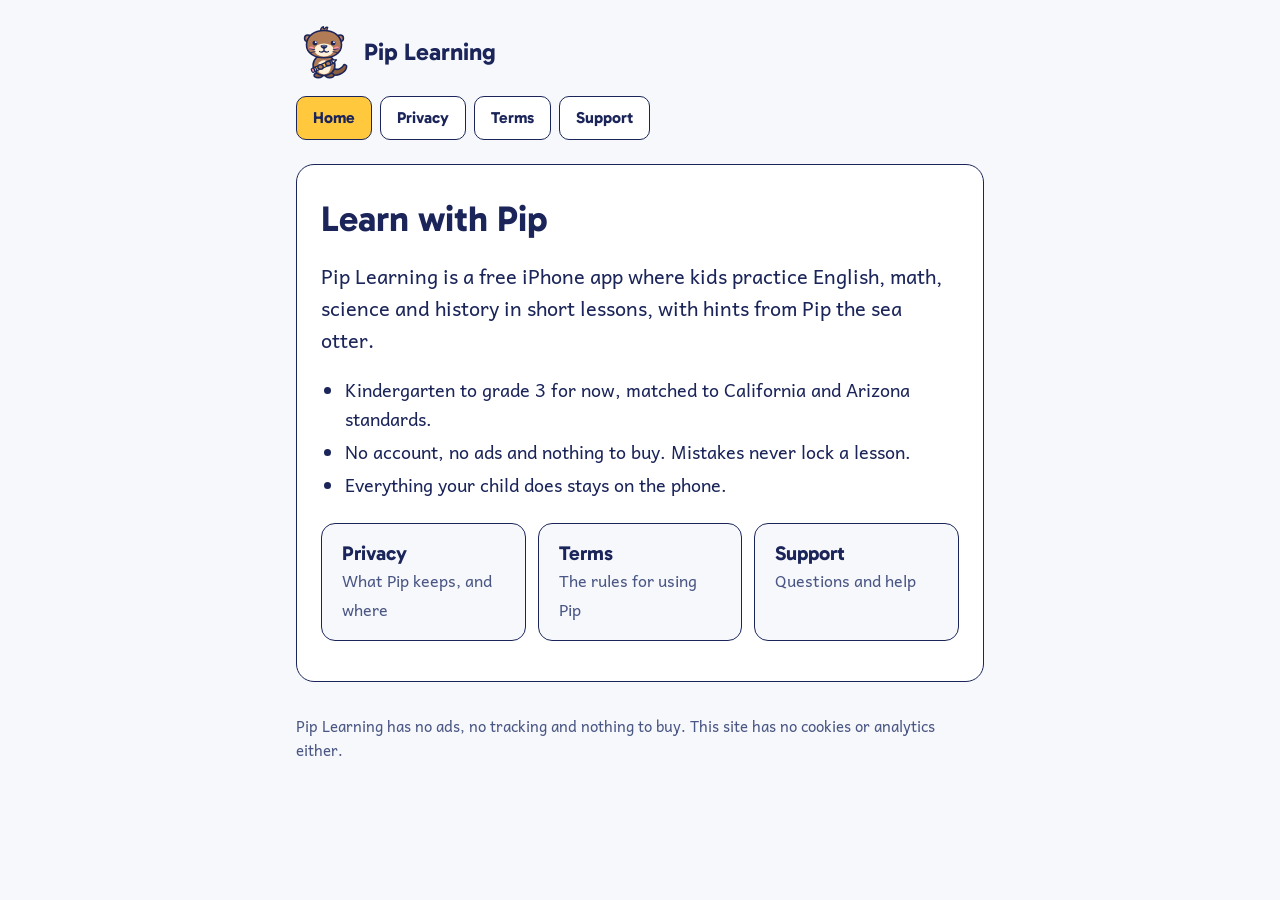
<file: docs/index.html>
<!doctype html>
<html lang="en">
<head>
  <meta charset="utf-8">
  <meta name="viewport" content="width=device-width, initial-scale=1">
  <title>Pip Learning</title>
  <meta name="description" content="Pip Learning: free practice in English, math, science and history for kids, with Pip the sea otter.">
  <meta name="referrer" content="no-referrer">
  <link rel="icon" href="assets/pip.svg" type="image/svg+xml">
  <link rel="stylesheet" href="assets/site.css">
</head>
<body>
  <div class="wrap">
    <header class="top">
      <img src="assets/pip.svg" alt="" width="56" height="56">
      <a class="home" href="./">Pip Learning</a>
    </header>
    <nav class="links" aria-label="Pages">
      <a href="./" aria-current="page">Home</a>
      <a href="privacy.html">Privacy</a>
      <a href="terms.html">Terms</a>
      <a href="support.html">Support</a>
    </nav>
    <main class="sheet">
      
      <h1>Learn with Pip</h1>
      <p class="lead">Pip Learning is a free iPhone app where kids practice English, math, science and history in short lessons, with hints from Pip the sea otter.</p>
      <ul>
        <li>Kindergarten to grade 3 for now, matched to California and Arizona standards.</li>
        <li>No account, no ads and nothing to buy. Mistakes never lock a lesson.</li>
        <li>Everything your child does stays on the phone.</li>
      </ul>
      <div class="cards">
        <a href="privacy.html"><strong>Privacy</strong><span>What Pip keeps, and where</span></a>
        <a href="terms.html"><strong>Terms</strong><span>The rules for using Pip</span></a>
        <a href="support.html"><strong>Support</strong><span>Questions and help</span></a>
      </div>
    </main>
    <footer>
      <p>Pip Learning has no ads, no tracking and nothing to buy. This site has no cookies or analytics either.</p>
    </footer>
  </div>
</body>
</html>
</file>
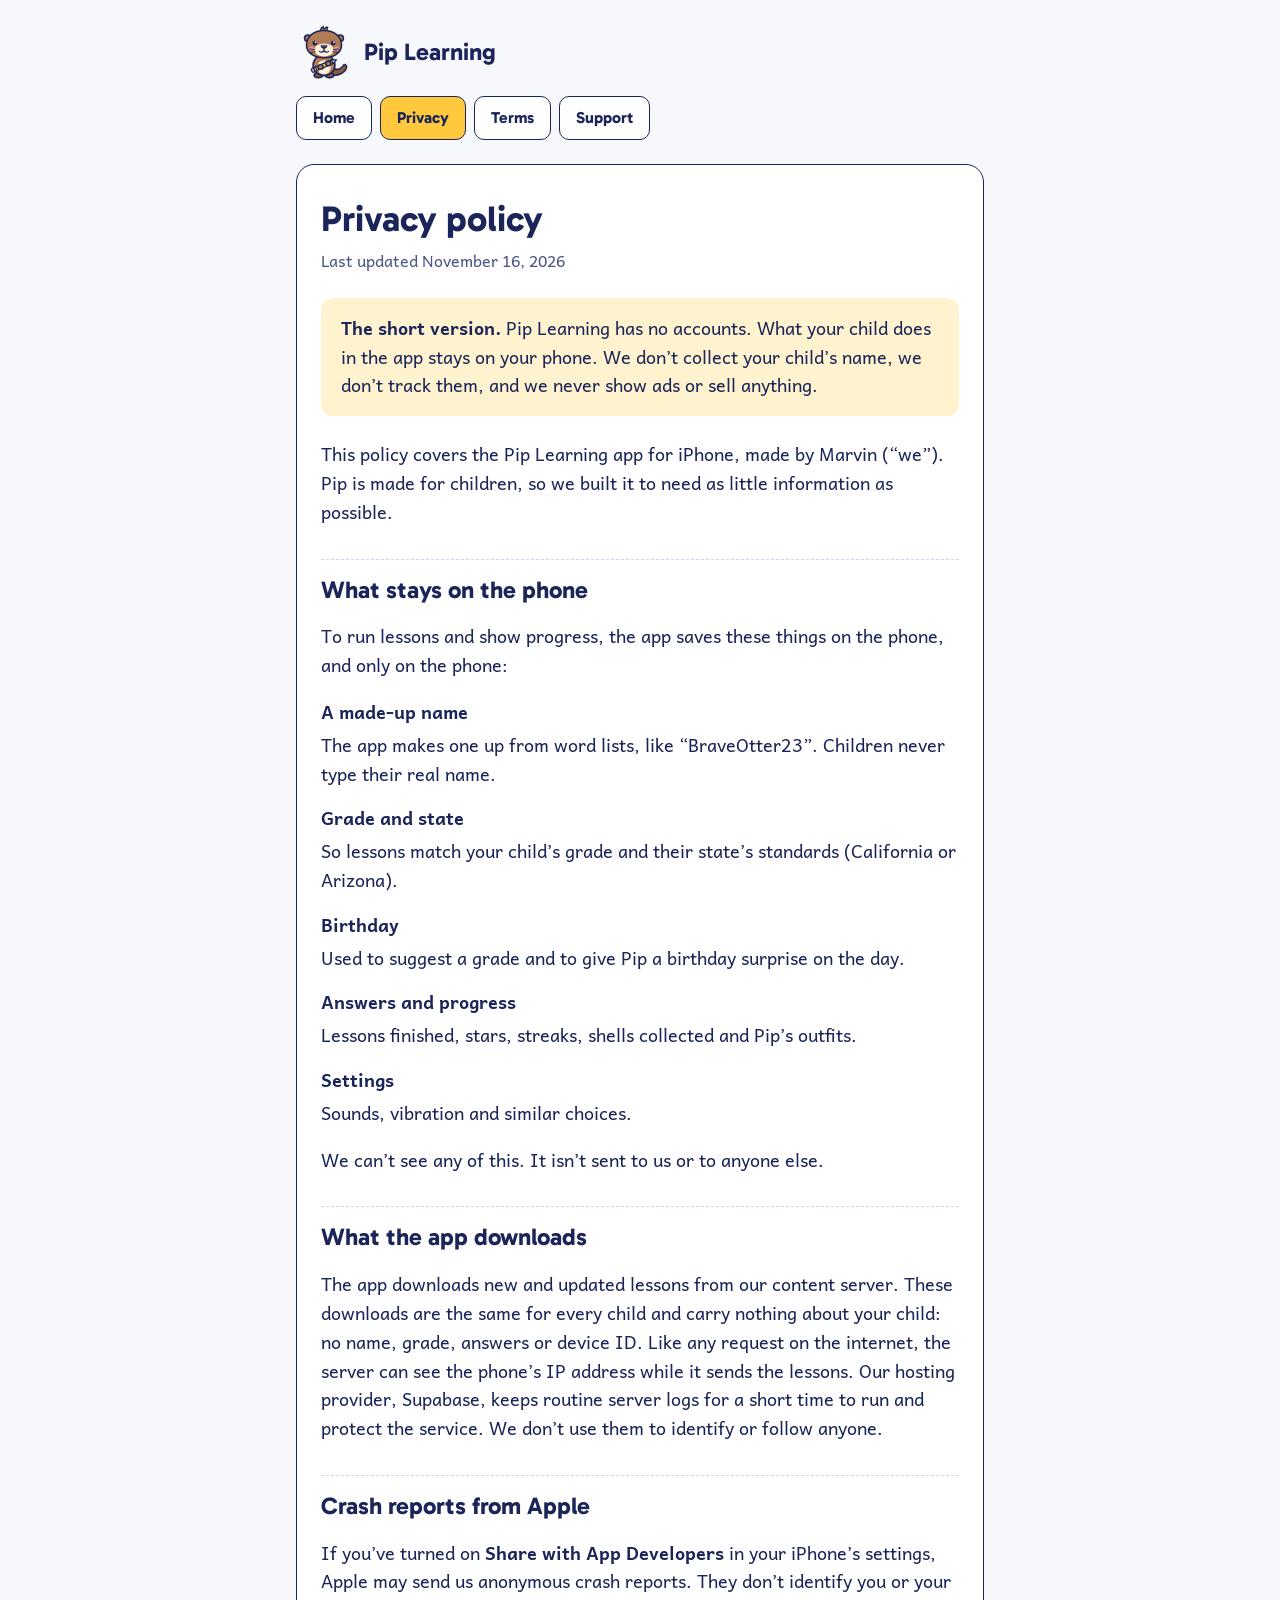
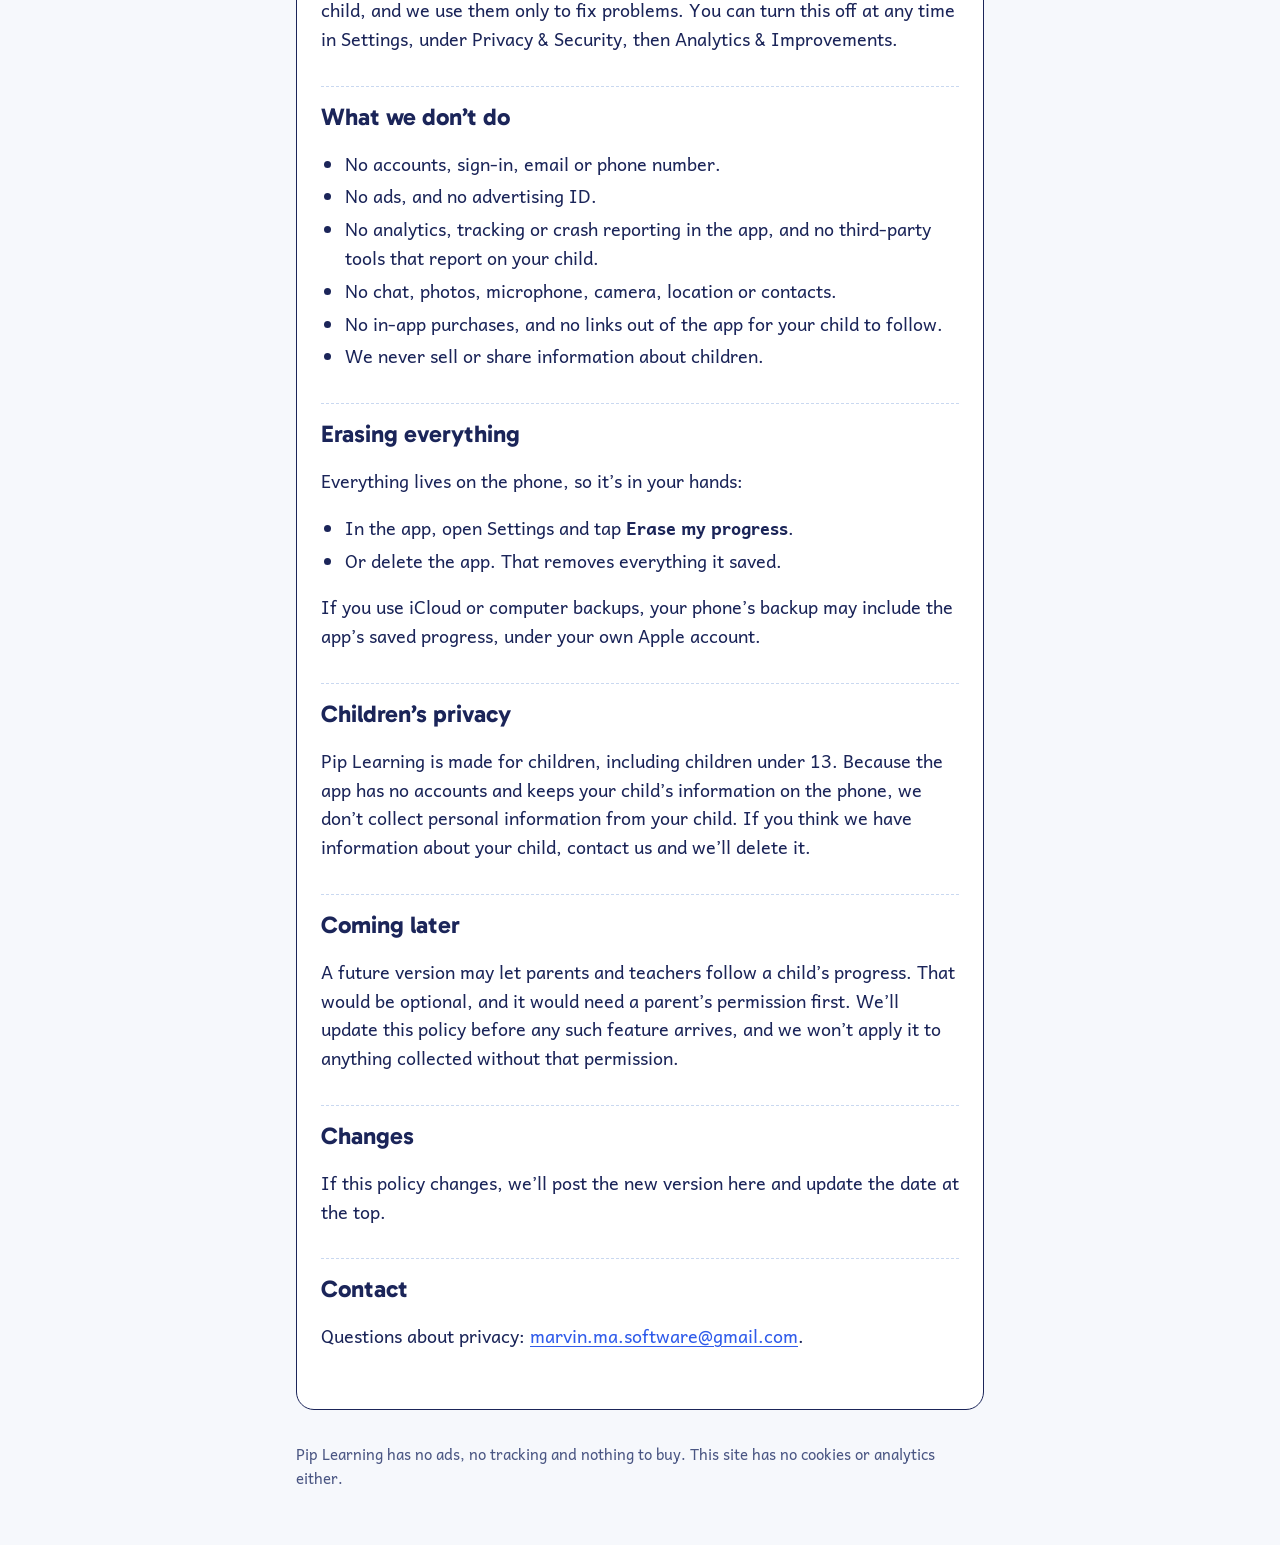
<file: docs/privacy.html>
<!doctype html>
<html lang="en">
<head>
  <meta charset="utf-8">
  <meta name="viewport" content="width=device-width, initial-scale=1">
  <title>Privacy · Pip Learning</title>
  <meta name="description" content="Pip Learning: free practice in English, math, science and history for kids, with Pip the sea otter.">
  <meta name="referrer" content="no-referrer">
  <link rel="icon" href="assets/pip.svg" type="image/svg+xml">
  <link rel="stylesheet" href="assets/site.css">
</head>
<body>
  <div class="wrap">
    <header class="top">
      <img src="assets/pip.svg" alt="" width="56" height="56">
      <a class="home" href="./">Pip Learning</a>
    </header>
    <nav class="links" aria-label="Pages">
      <a href="./">Home</a>
      <a href="privacy.html" aria-current="page">Privacy</a>
      <a href="terms.html">Terms</a>
      <a href="support.html">Support</a>
    </nav>
    <main class="sheet">
      
      <h1>Privacy policy</h1>
      <p class="dated">Last updated November 16, 2026</p>

      <div class="note">
        <p><strong>The short version.</strong> Pip Learning has no accounts. What your child does in the app stays on your phone. We don’t collect your child’s name, we don’t track them, and we never show ads or sell anything.</p>
      </div>

      <p>This policy covers the Pip Learning app for iPhone, made by Marvin (“we”). Pip is made for children, so we built it to need as little information as possible.</p>

      <h2>What stays on the phone</h2>
      <p>To run lessons and show progress, the app saves these things on the phone, and only on the phone:</p>
      <dl class="facts">
        <dt>A made-up name</dt>
        <dd>The app makes one up from word lists, like “BraveOtter23”. Children never type their real name.</dd>
        <dt>Grade and state</dt>
        <dd>So lessons match your child’s grade and their state’s standards (California or Arizona).</dd>
        <dt>Birthday</dt>
        <dd>Used to suggest a grade and to give Pip a birthday surprise on the day.</dd>
        <dt>Answers and progress</dt>
        <dd>Lessons finished, stars, streaks, shells collected and Pip’s outfits.</dd>
        <dt>Settings</dt>
        <dd>Sounds, vibration and similar choices.</dd>
      </dl>
      <p>We can’t see any of this. It isn’t sent to us or to anyone else.</p>

      <h2>What the app downloads</h2>
      <p>The app downloads new and updated lessons from our content server. These downloads are the same for every child and carry nothing about your child: no name, grade, answers or device ID. Like any request on the internet, the server can see the phone’s IP address while it sends the lessons. Our hosting provider, Supabase, keeps routine server logs for a short time to run and protect the service. We don’t use them to identify or follow anyone.</p>

      <h2>Crash reports from Apple</h2>
      <p>If you’ve turned on <strong>Share with App Developers</strong> in your iPhone’s settings, Apple may send us anonymous crash reports. They don’t identify you or your child, and we use them only to fix problems. You can turn this off at any time in Settings, under Privacy &amp; Security, then Analytics &amp; Improvements.</p>

      <h2>What we don’t do</h2>
      <ul>
        <li>No accounts, sign-in, email or phone number.</li>
        <li>No ads, and no advertising ID.</li>
        <li>No analytics, tracking or crash reporting in the app, and no third-party tools that report on your child.</li>
        <li>No chat, photos, microphone, camera, location or contacts.</li>
        <li>No in-app purchases, and no links out of the app for your child to follow.</li>
        <li>We never sell or share information about children.</li>
      </ul>

      <h2>Erasing everything</h2>
      <p>Everything lives on the phone, so it’s in your hands:</p>
      <ul>
        <li>In the app, open Settings and tap <strong>Erase my progress</strong>.</li>
        <li>Or delete the app. That removes everything it saved.</li>
      </ul>
      <p>If you use iCloud or computer backups, your phone’s backup may include the app’s saved progress, under your own Apple account.</p>

      <h2>Children’s privacy</h2>
      <p>Pip Learning is made for children, including children under 13. Because the app has no accounts and keeps your child’s information on the phone, we don’t collect personal information from your child. If you think we have information about your child, contact us and we’ll delete it.</p>

      <h2>Coming later</h2>
      <p>A future version may let parents and teachers follow a child’s progress. That would be optional, and it would need a parent’s permission first. We’ll update this policy before any such feature arrives, and we won’t apply it to anything collected without that permission.</p>

      <h2>Changes</h2>
      <p>If this policy changes, we’ll post the new version here and update the date at the top.</p>

      <h2>Contact</h2>
      <p>Questions about privacy: <a href="mailto:marvin.ma.software@gmail.com">marvin.ma.software@gmail.com</a>.</p>
    </main>
    <footer>
      <p>Pip Learning has no ads, no tracking and nothing to buy. This site has no cookies or analytics either.</p>
    </footer>
  </div>
</body>
</html>
</file>
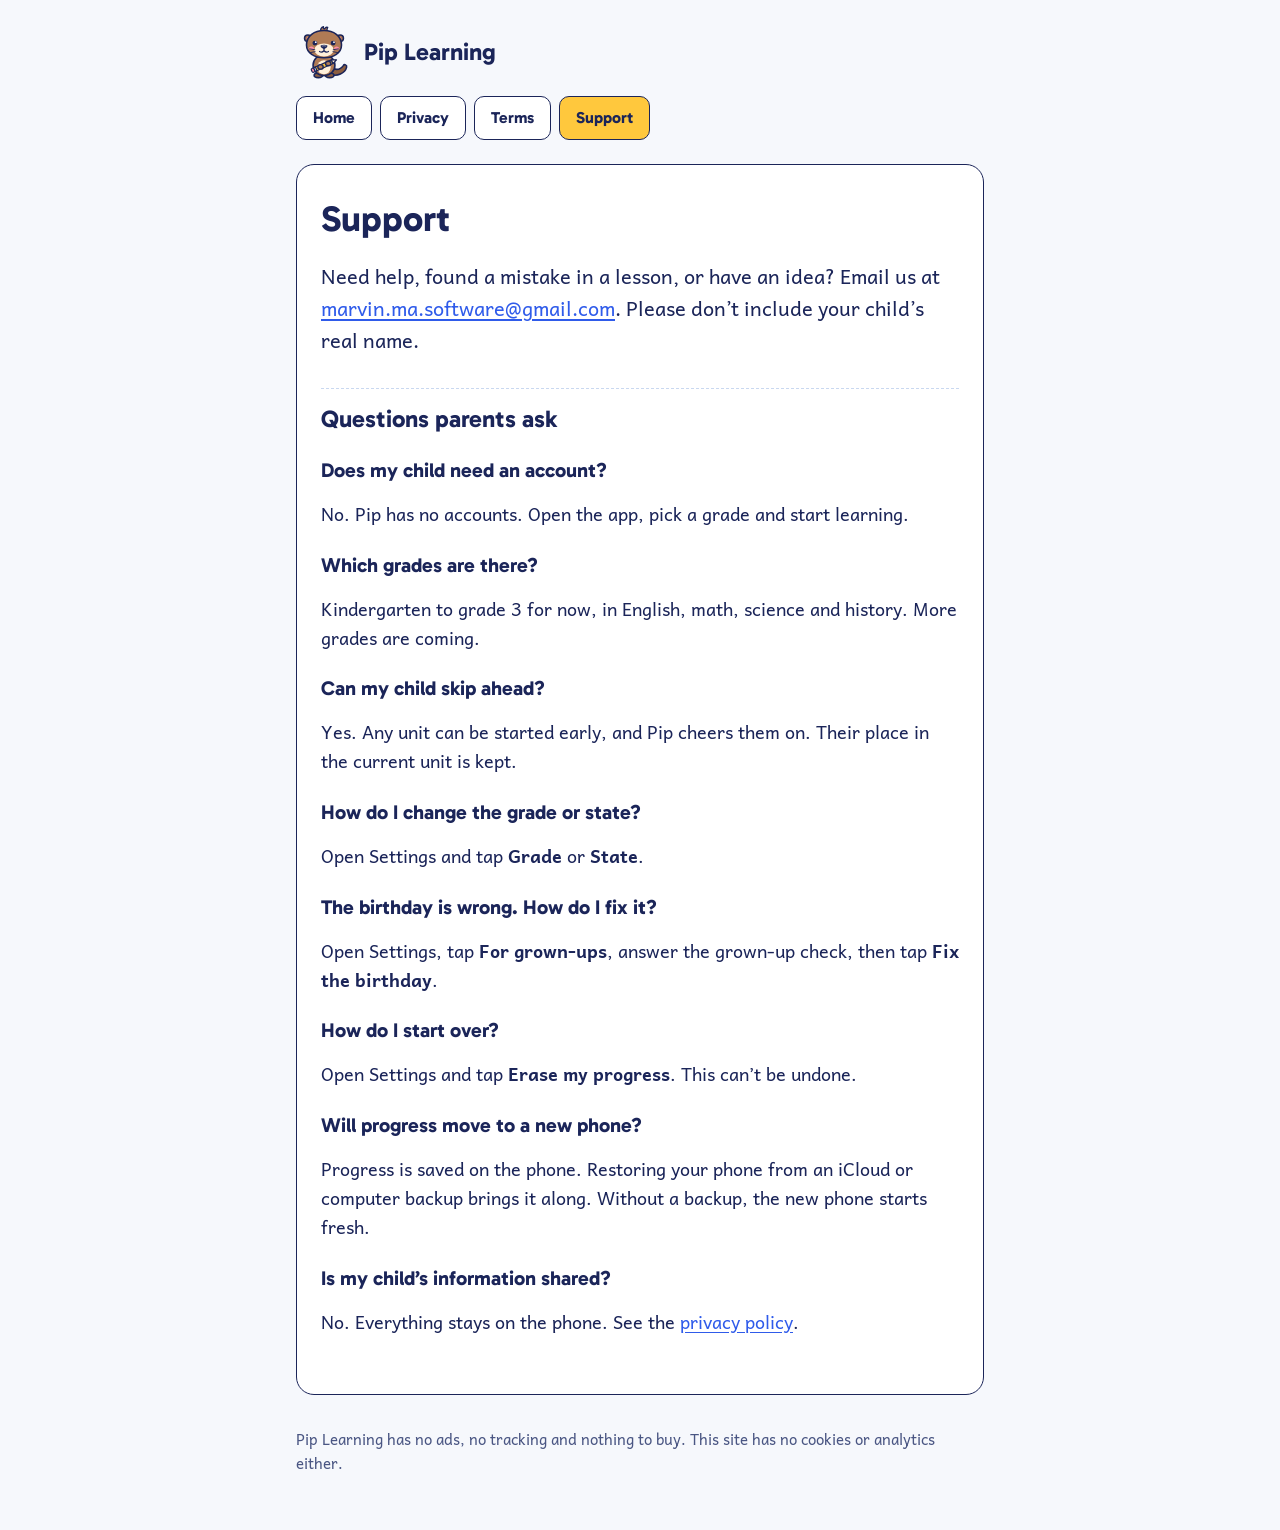
<file: docs/support.html>
<!doctype html>
<html lang="en">
<head>
  <meta charset="utf-8">
  <meta name="viewport" content="width=device-width, initial-scale=1">
  <title>Support · Pip Learning</title>
  <meta name="description" content="Pip Learning: free practice in English, math, science and history for kids, with Pip the sea otter.">
  <meta name="referrer" content="no-referrer">
  <link rel="icon" href="assets/pip.svg" type="image/svg+xml">
  <link rel="stylesheet" href="assets/site.css">
</head>
<body>
  <div class="wrap">
    <header class="top">
      <img src="assets/pip.svg" alt="" width="56" height="56">
      <a class="home" href="./">Pip Learning</a>
    </header>
    <nav class="links" aria-label="Pages">
      <a href="./">Home</a>
      <a href="privacy.html">Privacy</a>
      <a href="terms.html">Terms</a>
      <a href="support.html" aria-current="page">Support</a>
    </nav>
    <main class="sheet">
      
      <h1>Support</h1>
      <p class="lead">Need help, found a mistake in a lesson, or have an idea? Email us at <a href="mailto:marvin.ma.software@gmail.com">marvin.ma.software@gmail.com</a>. Please don’t include your child’s real name.</p>

      <h2>Questions parents ask</h2>

      <h3>Does my child need an account?</h3>
      <p>No. Pip has no accounts. Open the app, pick a grade and start learning.</p>

      <h3>Which grades are there?</h3>
      <p>Kindergarten to grade 3 for now, in English, math, science and history. More grades are coming.</p>

      <h3>Can my child skip ahead?</h3>
      <p>Yes. Any unit can be started early, and Pip cheers them on. Their place in the current unit is kept.</p>

      <h3>How do I change the grade or state?</h3>
      <p>Open Settings and tap <strong>Grade</strong> or <strong>State</strong>.</p>

      <h3>The birthday is wrong. How do I fix it?</h3>
      <p>Open Settings, tap <strong>For grown-ups</strong>, answer the grown-up check, then tap <strong>Fix the birthday</strong>.</p>

      <h3>How do I start over?</h3>
      <p>Open Settings and tap <strong>Erase my progress</strong>. This can’t be undone.</p>

      <h3>Will progress move to a new phone?</h3>
      <p>Progress is saved on the phone. Restoring your phone from an iCloud or computer backup brings it along. Without a backup, the new phone starts fresh.</p>

      <h3>Is my child’s information shared?</h3>
      <p>No. Everything stays on the phone. See the <a href="privacy.html">privacy policy</a>.</p>
    </main>
    <footer>
      <p>Pip Learning has no ads, no tracking and nothing to buy. This site has no cookies or analytics either.</p>
    </footer>
  </div>
</body>
</html>
</file>
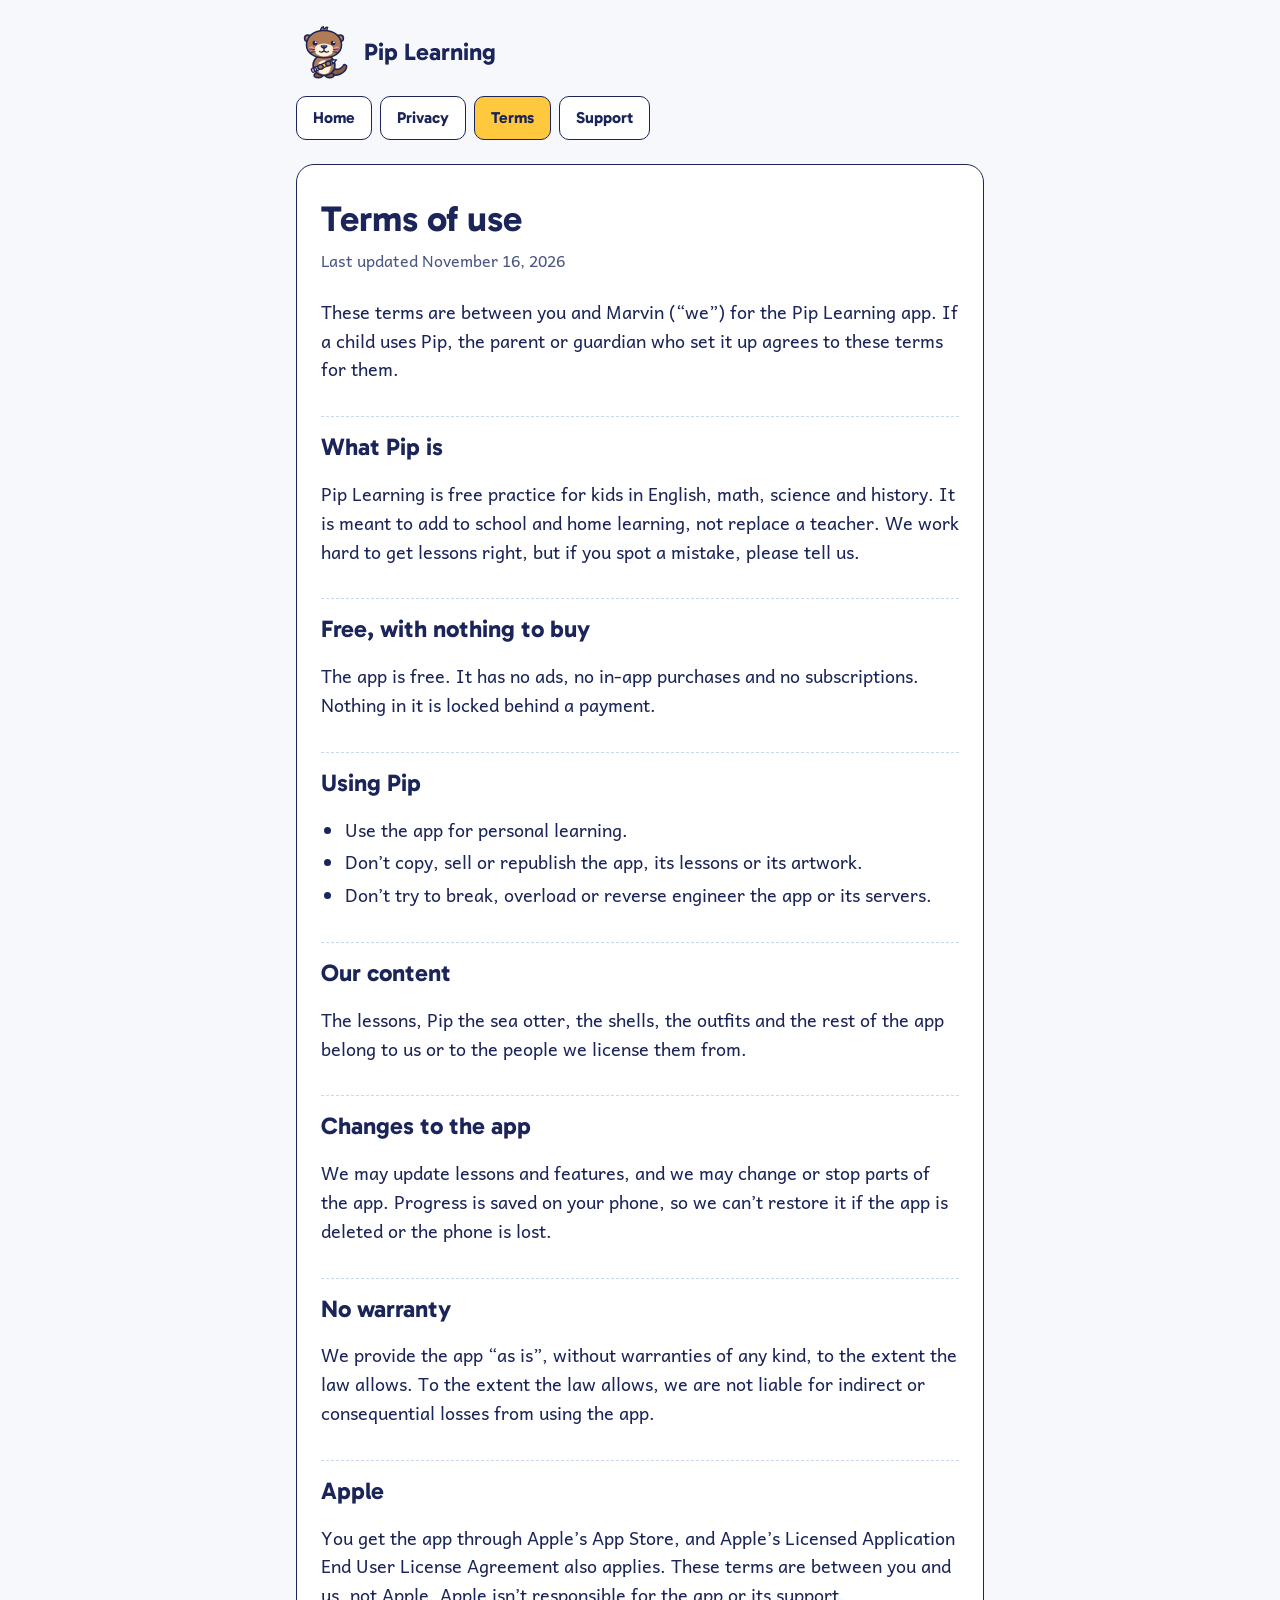
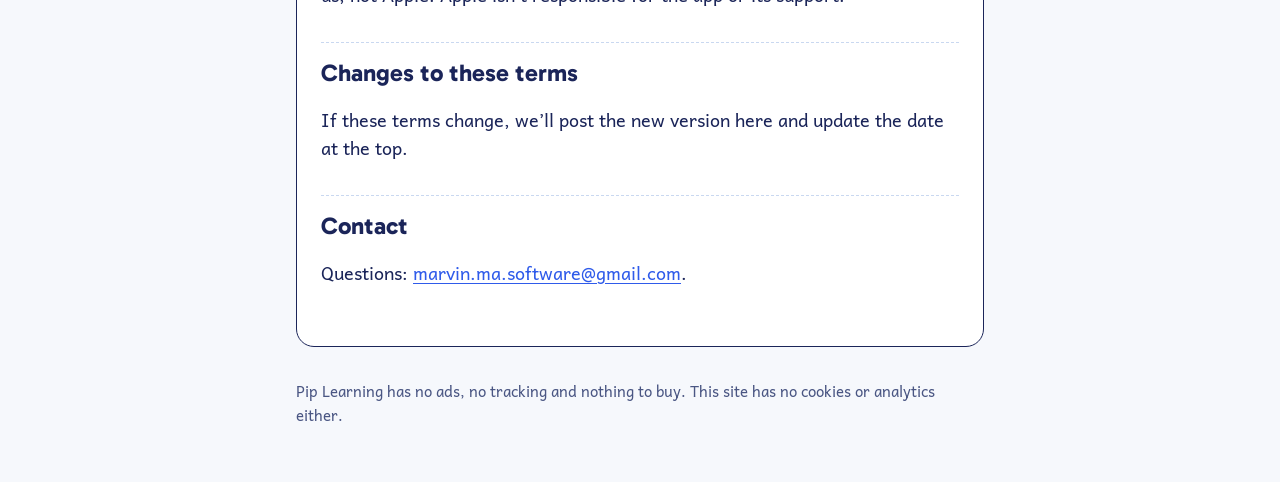
<file: docs/terms.html>
<!doctype html>
<html lang="en">
<head>
  <meta charset="utf-8">
  <meta name="viewport" content="width=device-width, initial-scale=1">
  <title>Terms · Pip Learning</title>
  <meta name="description" content="Pip Learning: free practice in English, math, science and history for kids, with Pip the sea otter.">
  <meta name="referrer" content="no-referrer">
  <link rel="icon" href="assets/pip.svg" type="image/svg+xml">
  <link rel="stylesheet" href="assets/site.css">
</head>
<body>
  <div class="wrap">
    <header class="top">
      <img src="assets/pip.svg" alt="" width="56" height="56">
      <a class="home" href="./">Pip Learning</a>
    </header>
    <nav class="links" aria-label="Pages">
      <a href="./">Home</a>
      <a href="privacy.html">Privacy</a>
      <a href="terms.html" aria-current="page">Terms</a>
      <a href="support.html">Support</a>
    </nav>
    <main class="sheet">
      
      <h1>Terms of use</h1>
      <p class="dated">Last updated November 16, 2026</p>

      <p>These terms are between you and Marvin (“we”) for the Pip Learning app. If a child uses Pip, the parent or guardian who set it up agrees to these terms for them.</p>

      <h2>What Pip is</h2>
      <p>Pip Learning is free practice for kids in English, math, science and history. It is meant to add to school and home learning, not replace a teacher. We work hard to get lessons right, but if you spot a mistake, please tell us.</p>

      <h2>Free, with nothing to buy</h2>
      <p>The app is free. It has no ads, no in-app purchases and no subscriptions. Nothing in it is locked behind a payment.</p>

      <h2>Using Pip</h2>
      <ul>
        <li>Use the app for personal learning.</li>
        <li>Don’t copy, sell or republish the app, its lessons or its artwork.</li>
        <li>Don’t try to break, overload or reverse engineer the app or its servers.</li>
      </ul>

      <h2>Our content</h2>
      <p>The lessons, Pip the sea otter, the shells, the outfits and the rest of the app belong to us or to the people we license them from.</p>

      <h2>Changes to the app</h2>
      <p>We may update lessons and features, and we may change or stop parts of the app. Progress is saved on your phone, so we can’t restore it if the app is deleted or the phone is lost.</p>

      <h2>No warranty</h2>
      <p>We provide the app “as is”, without warranties of any kind, to the extent the law allows. To the extent the law allows, we are not liable for indirect or consequential losses from using the app.</p>

      <h2>Apple</h2>
      <p>You get the app through Apple’s App Store, and Apple’s Licensed Application End User License Agreement also applies. These terms are between you and us, not Apple. Apple isn’t responsible for the app or its support.</p>

      <h2>Changes to these terms</h2>
      <p>If these terms change, we’ll post the new version here and update the date at the top.</p>

      <h2>Contact</h2>
      <p>Questions: <a href="mailto:marvin.ma.software@gmail.com">marvin.ma.software@gmail.com</a>.</p>
    </main>
    <footer>
      <p>Pip Learning has no ads, no tracking and nothing to buy. This site has no cookies or analytics either.</p>
    </footer>
  </div>
</body>
</html>
</file>
<file: docs/assets/site.css>
/* The app's "Notebook kit" (design/tokens.json in the app repo), for the web. */
@font-face { font-family: Gabarito; font-weight: 700; font-display: swap; src: url(fonts/Gabarito_700Bold.ttf) format('truetype'); }
@font-face { font-family: Andika; font-weight: 400; font-display: swap; src: url(fonts/Andika_400Regular.ttf) format('truetype'); }
@font-face { font-family: Andika; font-weight: 700; font-display: swap; src: url(fonts/Andika_700Bold.ttf) format('truetype'); }

:root {
  --paper: #F6F8FC;
  --sheet: #FFFFFF;
  --ink: #1B2559;
  --ink-soft: #4A5683;
  --rule: #C9D8F0;
  --rule-faint: #DFE7F5;
  --pencil: #FFC83D;
  --pencil-wash: #FFF3CF;
  --pen: #2F5BEA;
  --pen-wash: #E3EAFF;
  --radius-card: 18px;
  --radius-chip: 10px;
}

* { box-sizing: border-box; }

html { -webkit-text-size-adjust: 100%; }

body {
  margin: 0;
  background: var(--paper);
  color: var(--ink);
  font: 400 18px/1.6 Andika, system-ui, sans-serif;
}

a { color: var(--pen); text-underline-offset: 3px; }
a:focus-visible { outline: 3px solid var(--pencil); outline-offset: 2px; border-radius: 4px; }

.wrap { max-width: 720px; margin: 0 auto; padding: 0 16px; }

header.top {
  display: flex;
  align-items: center;
  gap: 12px;
  padding: 24px 0 16px;
}
header.top img { width: 56px; height: 56px; }
header.top a.home {
  font: 700 24px/1 Gabarito, system-ui, sans-serif;
  color: var(--ink);
  text-decoration: none;
}

nav.links { display: flex; flex-wrap: wrap; gap: 8px; margin: 0 0 24px; }
nav.links a {
  display: inline-flex;
  align-items: center;
  min-height: 44px;
  padding: 0 16px;
  border: 1.5px solid var(--ink);
  border-radius: var(--radius-chip);
  background: var(--sheet);
  color: var(--ink);
  font: 700 16px/1 Gabarito, system-ui, sans-serif;
  text-decoration: none;
}
nav.links a[aria-current='page'] { background: var(--pencil); }

/* The sheet: a page of ruled notebook paper. */
main.sheet {
  background:
    linear-gradient(var(--sheet), var(--sheet)) padding-box,
    var(--sheet);
  border: 1.5px solid var(--ink);
  border-radius: var(--radius-card);
  padding: 32px 24px 40px;
  margin-bottom: 32px;
  overflow-wrap: anywhere;
}

h1, h2, h3 { font-family: Gabarito, system-ui, sans-serif; font-weight: 700; line-height: 1.2; }
h1 { font-size: 36px; margin: 0 0 8px; }
h2 { font-size: 24px; margin: 32px 0 8px; padding-top: 16px; border-top: 1.5px dashed var(--rule); }
h3 { font-size: 20px; margin: 24px 0 4px; }

.dated { color: var(--ink-soft); font-size: 16px; margin: 0 0 24px; }

.lead { font-size: 20px; }

.note {
  background: var(--pencil-wash);
  border-radius: 12px;
  padding: 16px 20px;
  margin: 24px 0;
}
.note p:first-child { margin-top: 0; }
.note p:last-child { margin-bottom: 0; }

.draft {
  background: var(--pen-wash);
  border: 1.5px dashed var(--pen);
  border-radius: 12px;
  padding: 12px 16px;
  margin: 0 0 24px;
  font-size: 16px;
}

ul { padding-left: 24px; }
li { margin: 4px 0; }

dl.facts { margin: 16px 0; }
dl.facts dt { font-weight: 700; margin-top: 16px; }
dl.facts dd { margin: 4px 0 0; }

.cards { display: grid; gap: 12px; grid-template-columns: repeat(auto-fit, minmax(200px, 1fr)); margin: 24px 0 0; }
.cards a {
  display: block;
  padding: 16px 20px;
  border: 1.5px solid var(--ink);
  border-radius: 14px;
  background: var(--paper);
  color: var(--ink);
  text-decoration: none;
}
.cards a strong { display: block; font: 700 20px/1.3 Gabarito, system-ui, sans-serif; }
.cards a span { color: var(--ink-soft); font-size: 16px; }

footer { color: var(--ink-soft); font-size: 15px; padding: 0 0 40px; }

@media (max-width: 480px) {
  body { font-size: 17px; }
  h1 { font-size: 30px; }
  main.sheet { padding: 24px 16px 32px; }
}
</file>
